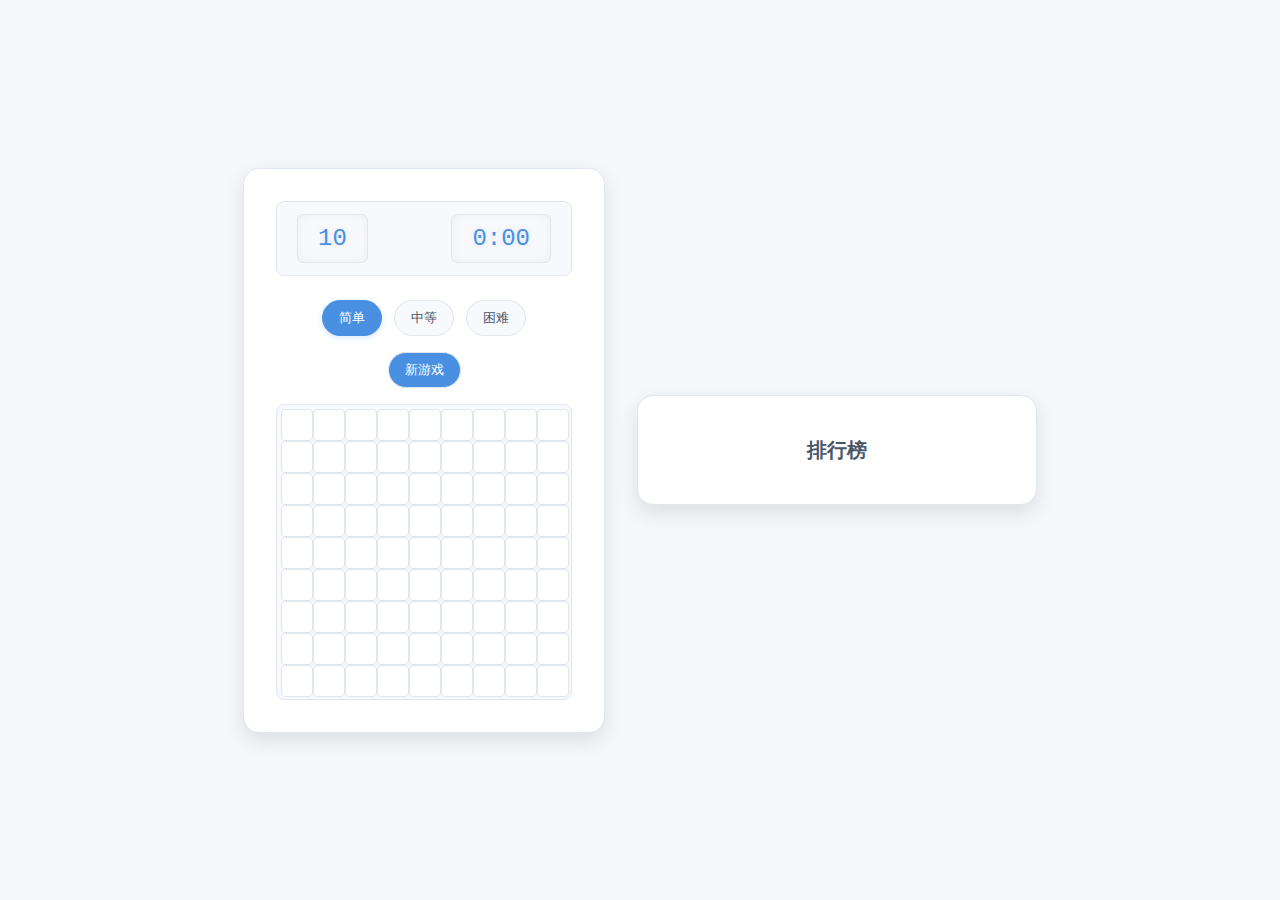
<file: index.html>
<!DOCTYPE html>
<html lang="en">

<head>
    <meta charset="UTF-8">
    <meta name="viewport" content="width=device-width, initial-scale=1.0">
    <title>Minesweeper</title>
    <link rel="shortcut icon" href="" type="image/x-icon">
    <link rel="stylesheet" href="css/index.css">
</head>

<body>
    <div class="game-container">
        <div class="dashboard">
            <div class="digital-display" id="id-mine-counter"></div>
            <div class="digital-display" id="id-timer">00:00</div>
        </div>

        <!-- 难度选择面板 -->
        <div class="difficulty-panel">
            <button class="difficulty-btn active" data-difficulty="easy" id="id-button-easy">简单</button>
            <button class="difficulty-btn" data-difficulty="medium" id="id-button-medium">中等</button>
            <button class="difficulty-btn" data-difficulty="hard" id="id-button-hard">困难</button>
        </div>
        <div class="controls">
            <button id="id-button-new-game">新游戏</button>
        </div>
        <div class="grid" id="id-grid"></div>
        <!-- <div class="grid" id="id-grid-log"></div> -->
    </div>
    <div class="leaderboard">
        <h2>排行榜</h2>
        <ul id="leaderboard-list">
            <!-- 动态生成排行榜项 -->
        </ul>
    </div>
    <script src="js/utils.js"></script>
    <script src="js/index.js"></script>
</body>

</html>
</file>
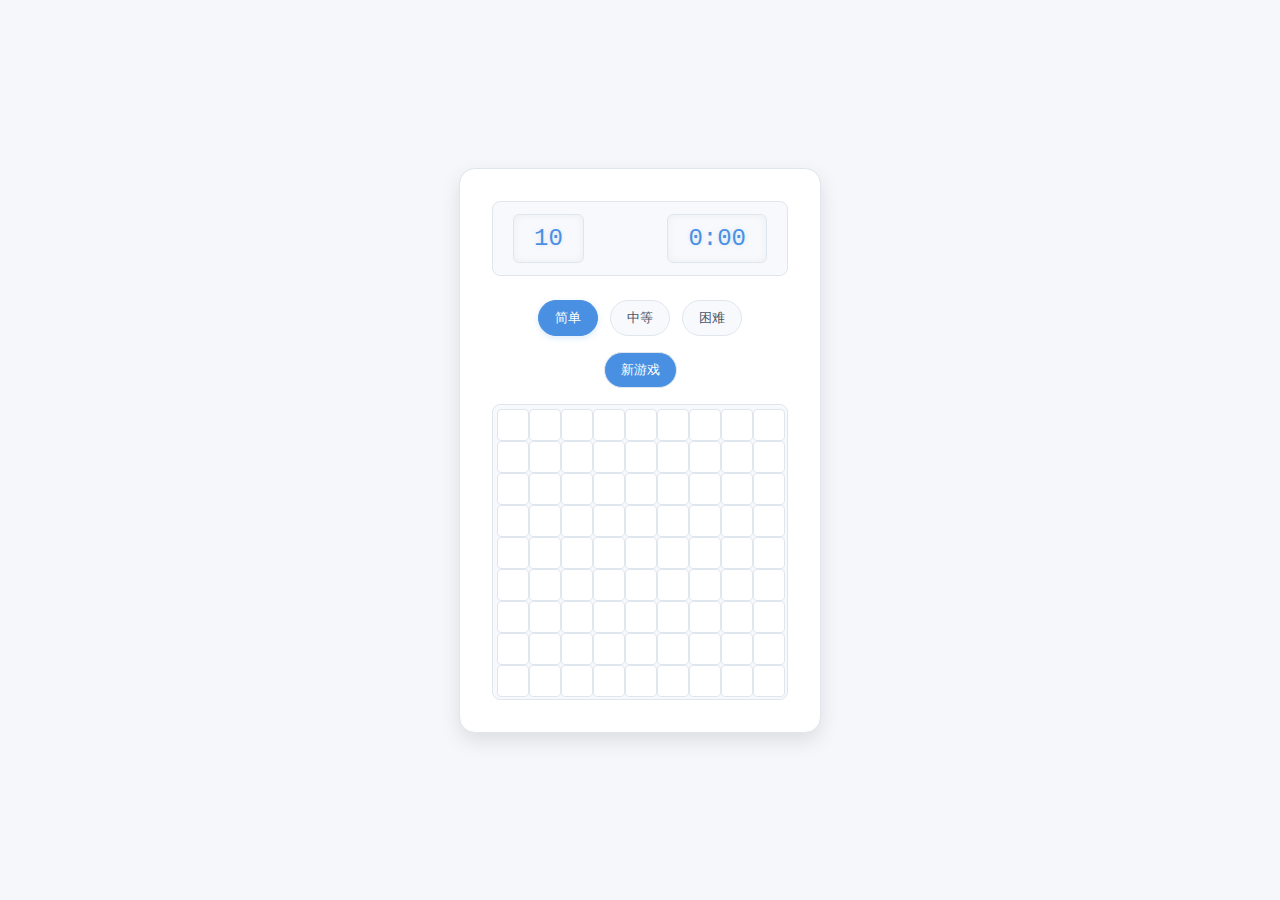
<file: minesweeper.html>
<!DOCTYPE html>
<html lang="en">

<head>
    <meta charset="UTF-8">
    <meta name="viewport" content="width=device-width, initial-scale=1.0">
    <title>Minesweeper</title>
    <link rel="stylesheet" href="Minesweeper.css">
</head>

<body>
    <div class="game-container">
        <div class="dashboard">
            <div class="digital-display" id="id-mine-counter"></div>
            <div class="digital-display" id="id-timer">00:00</div>
        </div>

        <!-- 难度选择面板 -->
        <div class="difficulty-panel">
            <button class="difficulty-btn active" data-difficulty="easy" id="id-button-easy">简单</button>
            <button class="difficulty-btn" data-difficulty="medium" id="id-button-medium">中等</button>
            <button class="difficulty-btn" data-difficulty="hard" id="id-button-hard">困难</button>
        </div>
        <div class="controls">
            <button id="id-button-new-game">新游戏</button>
        </div>
        <div class="grid" id="id-grid"></div>
        <!-- <div class="grid" id="id-grid-log"></div> -->
    </div>
    <script src="utils.js"></script>
    <script src="Minesweeper.js"></script>
</body>

</html>
</file>
<file: css/index.css>
body {
    display: flex;
    justify-content: center;
    align-items: center;
    min-height: 100vh;
    margin: 0;
    background: #f5f7fa;
    font-family: 'Helvetica Neue', Helvetica, Arial, sans-serif;
}

.game-container {
    background: #ffffff;
    padding: 2rem;
    border-radius: 16px;
    box-shadow: 0 8px 20px rgba(0, 0, 0, 0.1);
    border: 1px solid #e0e6ed;
}

.dashboard {
    display: flex;
    justify-content: space-between;
    align-items: center;
    margin-bottom: 1.5rem;
    padding: 12px 20px;
    background: #f8f9fc;
    border-radius: 8px;
    border: 1px solid #e0e6ed;
}

.digital-display {
    background: #f8f9fc;
    color: #4a90e2;
    padding: 10px 20px;
    border-radius: 6px;
    font-family: 'Courier New', monospace;
    font-size: 1.5em;
    text-shadow: 0 0 5px rgba(74, 144, 226, 0.2);
    box-shadow: inset 0 0 8px rgba(0, 0, 0, 0.05);
    border: 1px solid #e0e6ed;
}

.grid {
    display: grid;
    gap: 2px;
    background: #f8f9fc;
    padding: 4px;
    border-radius: 8px;
    border: 1px solid #e0e6ed;
}

.cell {
    width: 30px;
    height: 30px;
    background: #ffffff;
    display: flex;
    justify-content: center;
    align-items: center;
    font-weight: 60;
    cursor: pointer;
    transition: all 0.2s ease;
    border-radius: 4px;
    color: #4a5568;
    border: 1px solid #e0e6ed;
}

.cell:hover {
    background: #f8f9fc;
    transform: scale(1.03);
}

.revealed {
    background: #f0f4f9 !important;
    color: #4a5568;
    animation: explode 0.5s ease-out;
}

.mine {
    background: #ff6b6b !important;
    box-shadow: inset 0 0 10px rgba(0, 0, 0, 0.08);
    animation: explode 0.5s ease-out;
}

@keyframes explode {
    0% {
        transform: scale(0.5);
        opacity: 0;
    }

    50% {
        transform: scale(1.2);
    }

    100% {
        transform: scale(1);
        opacity: 1;
    }
}

.flagged::after {
    content: "🚩";
    filter: drop-shadow(0 1px 2px rgba(0, 0, 0, 0.1));
    /* animation: plant-flag 0.3s cubic-bezier(0.18, 0.89, 0.32, 1.28); */
}

/* 
@keyframes plant-flag {
    0% {
        transform: translateY(10px) scale(0.8);
        opacity: 0;
    }

    100% {
        transform: translateY(0) scale(1);
        opacity: 1;
    }
} */

button {
    padding: 8px 16px;
    border: none;
    border-radius: 20px;
    cursor: pointer;
    transition: all 0.3s;
    background: #4a90e2;
    color: white;
    border: 1px solid #e0e6ed;
    font-weight: 500;
}

button:hover {
    transform: translateY(-2px);
    box-shadow: 0 6px 8px rgba(0, 0, 0, 0.1);
}

.controls {
    display: flex;
    justify-content: center;
    margin-bottom: 1rem;
}

.difficulty-panel {
    display: flex;
    gap: 12px;
    margin-bottom: 1rem;
    justify-content: center;
}

.difficulty-btn {
    padding: 8px 16px;
    border: none;
    border-radius: 20px;
    cursor: pointer;
    transition: all 0.3s;
    background: #f8f9fc;
    color: #4a5568;
    border: 1px solid #e0e6ed;
    font-weight: 500;
}

.difficulty-btn.active {
    background: #4a90e2;
    color: white;
    border-color: #4a90e2;
    box-shadow: 0 2px 6px rgba(74, 144, 226, 0.2);
}


/* 数字颜色 */
.number-1 {
    color: #4a90e2;
}

.number-2 {
    color: #34c759;
}

.number-3 {
    color: #ff2d55;
}

.number-4 {
    color: #af52de;
}

.number-5 {
    color: #ff9500;
}

.number-6 {
    color: #00c7be;
}

.number-7 {
    color: #ff3b30;
}

.number-8 {
    color: #5ac8fa;
}

@keyframes bounce {
    0% {
        transform: scale(0);
    }

    50% {
        transform: scale(1.1);
    }

    100% {
        transform: scale(1);
    }
}

/* 胜利弹窗 */
.win-dialog {
    position: fixed;
    top: 0;
    left: 0;
    right: 0;
    bottom: 0;
    background: rgba(0, 0, 0, 0.8);
    display: flex;
    justify-content: center;
    align-items: center;
}

.win-box {
    background: white;
    padding: 20px;
    border-radius: 10px;
    text-align: center;
    animation: bounce 0.5s ease-in-out;
}

.win-box button {
    margin: 10px 5px;
    padding: 8px 20px;
}

/* 排行榜容器 */
.leaderboard {
    margin-left: 2rem;

    /* 与游戏主界面间距 */
    background: #ffffff;
    padding: 1.5rem;
    border-radius: 16px;
    box-shadow: 0 8px 20px rgba(0, 0, 0, 0.1);
    border: 1px solid #e0e6ed;
    width: 350px;
    /* 固定宽度 */
}

/* 排行榜标题 */
.leaderboard h2 {
    font-size: 1.25rem;
    font-weight: 600;
    color: #4a5568;
    margin-bottom: 1rem;
    text-align: center;
}

/* 排行榜列表 */
.leaderboard ul {
    list-style: none;
    padding: 0;
    margin: 0;
}

/* 排行榜项 */
.leaderboard li {
    display: flex;
    justify-content: space-between;
    align-items: center;
    padding: 8px 12px;
    margin-bottom: 8px;
    background: #f8f9fc;
    border-radius: 8px;
    border: 1px solid #e0e6ed;
    font-size: 0.9rem;
    color: #4a5568;
}

.leaderboard li span {
    flex: 1;
    text-align: center;
}

/* 排名序号 */
.leaderboard li span:first-child {
    font-weight: 600;
    color: #4a90e2;
}

/* 用时 */
.leaderboard li span:last-child {
    font-family: 'Courier New', monospace;
    color: #666;
}

#player-name {
    padding: 8px 12px;
    border: 1px solid #e0e6ed;
    border-radius: 6px;
    margin: 10px 0;
    width: 80%;
    font-size: 1rem;
    outline: none;
    transition: border-color 0.3s ease;
}

#player-name:focus {
    border-color: #4a90e2;
}
</file>
<file: Minesweeper.css>
body {
    display: flex;
    justify-content: center;
    align-items: center;
    min-height: 100vh;
    margin: 0;
    background: #f5f7fa;
    font-family: 'Helvetica Neue', Helvetica, Arial, sans-serif;
}

.game-container {
    background: #ffffff;
    padding: 2rem;
    border-radius: 16px;
    box-shadow: 0 8px 20px rgba(0, 0, 0, 0.1);
    border: 1px solid #e0e6ed;
}

.dashboard {
    display: flex;
    justify-content: space-between;
    align-items: center;
    margin-bottom: 1.5rem;
    padding: 12px 20px;
    background: #f8f9fc;
    border-radius: 8px;
    border: 1px solid #e0e6ed;
}

.digital-display {
    background: #f8f9fc;
    color: #4a90e2;
    padding: 10px 20px;
    border-radius: 6px;
    font-family: 'Courier New', monospace;
    font-size: 1.5em;
    text-shadow: 0 0 5px rgba(74, 144, 226, 0.2);
    box-shadow: inset 0 0 8px rgba(0, 0, 0, 0.05);
    border: 1px solid #e0e6ed;
}

.grid {
    display: grid;
    gap: 2px;
    background: #f8f9fc;
    padding: 4px;
    border-radius: 8px;
    border: 1px solid #e0e6ed;
}

.cell {
    width: 30px;
    height: 30px;
    background: #ffffff;
    display: flex;
    justify-content: center;
    align-items: center;
    font-weight: 60;
    cursor: pointer;
    transition: all 0.2s ease;
    border-radius: 4px;
    color: #4a5568;
    border: 1px solid #e0e6ed;
}

.cell:hover {
    background: #f8f9fc;
    transform: scale(1.03);
}

.revealed {
    background: #f0f4f9 !important;
    color: #4a5568;
    animation: explode 0.5s ease-out;
}

.mine {
    background: #ff6b6b !important;
    box-shadow: inset 0 0 10px rgba(0, 0, 0, 0.08);
    animation: explode 0.5s ease-out;
}

@keyframes explode {
    0% {
        transform: scale(0.5);
        opacity: 0;
    }

    50% {
        transform: scale(1.2);
    }

    100% {
        transform: scale(1);
        opacity: 1;
    }
}

.flagged::after {
    content: "🚩";
    filter: drop-shadow(0 1px 2px rgba(0, 0, 0, 0.1));
    /* animation: plant-flag 0.3s cubic-bezier(0.18, 0.89, 0.32, 1.28); */
}
/* 
@keyframes plant-flag {
    0% {
        transform: translateY(10px) scale(0.8);
        opacity: 0;
    }

    100% {
        transform: translateY(0) scale(1);
        opacity: 1;
    }
} */

button {
    padding: 8px 16px;
    border: none;
    border-radius: 20px;
    cursor: pointer;
    transition: all 0.3s;
    background: #4a90e2;
    color: white;
    border: 1px solid #e0e6ed;
    font-weight: 500;
}

button:hover {
    transform: translateY(-2px);
    box-shadow: 0 6px 8px rgba(0, 0, 0, 0.1);
}

.controls {
    display: flex;
    justify-content: center;
    margin-bottom: 1rem;
}

.difficulty-panel {
    display: flex;
    gap: 12px;
    margin-bottom: 1rem;
    justify-content: center;
}

.difficulty-btn {
    padding: 8px 16px;
    border: none;
    border-radius: 20px;
    cursor: pointer;
    transition: all 0.3s;
    background: #f8f9fc;
    color: #4a5568;
    border: 1px solid #e0e6ed;
    font-weight: 500;
}

.difficulty-btn.active {
    background: #4a90e2;
    color: white;
    border-color: #4a90e2;
    box-shadow: 0 2px 6px rgba(74, 144, 226, 0.2);
}


/* 数字颜色 */
.number-1 {
    color: #4a90e2;
}

.number-2 {
    color: #34c759;
}

.number-3 {
    color: #ff2d55;
}

.number-4 {
    color: #af52de;
}

.number-5 {
    color: #ff9500;
}

.number-6 {
    color: #00c7be;
}

.number-7 {
    color: #ff3b30;
}

.number-8 {
    color: #5ac8fa;
}

/* 胜利弹窗 */
.win-dialog {
    position: fixed;
    top: 0;
    left: 0;
    right: 0;
    bottom: 0;
    background: rgba(0,0,0,0.8);
    display: flex;
    justify-content: center;
    align-items: center;
}

.win-box {
    background: white;
    padding: 20px;
    border-radius: 10px;
    text-align: center;
}
.win-box button {
    margin: 10px 5px;
    padding: 8px 20px;
}
</file>
